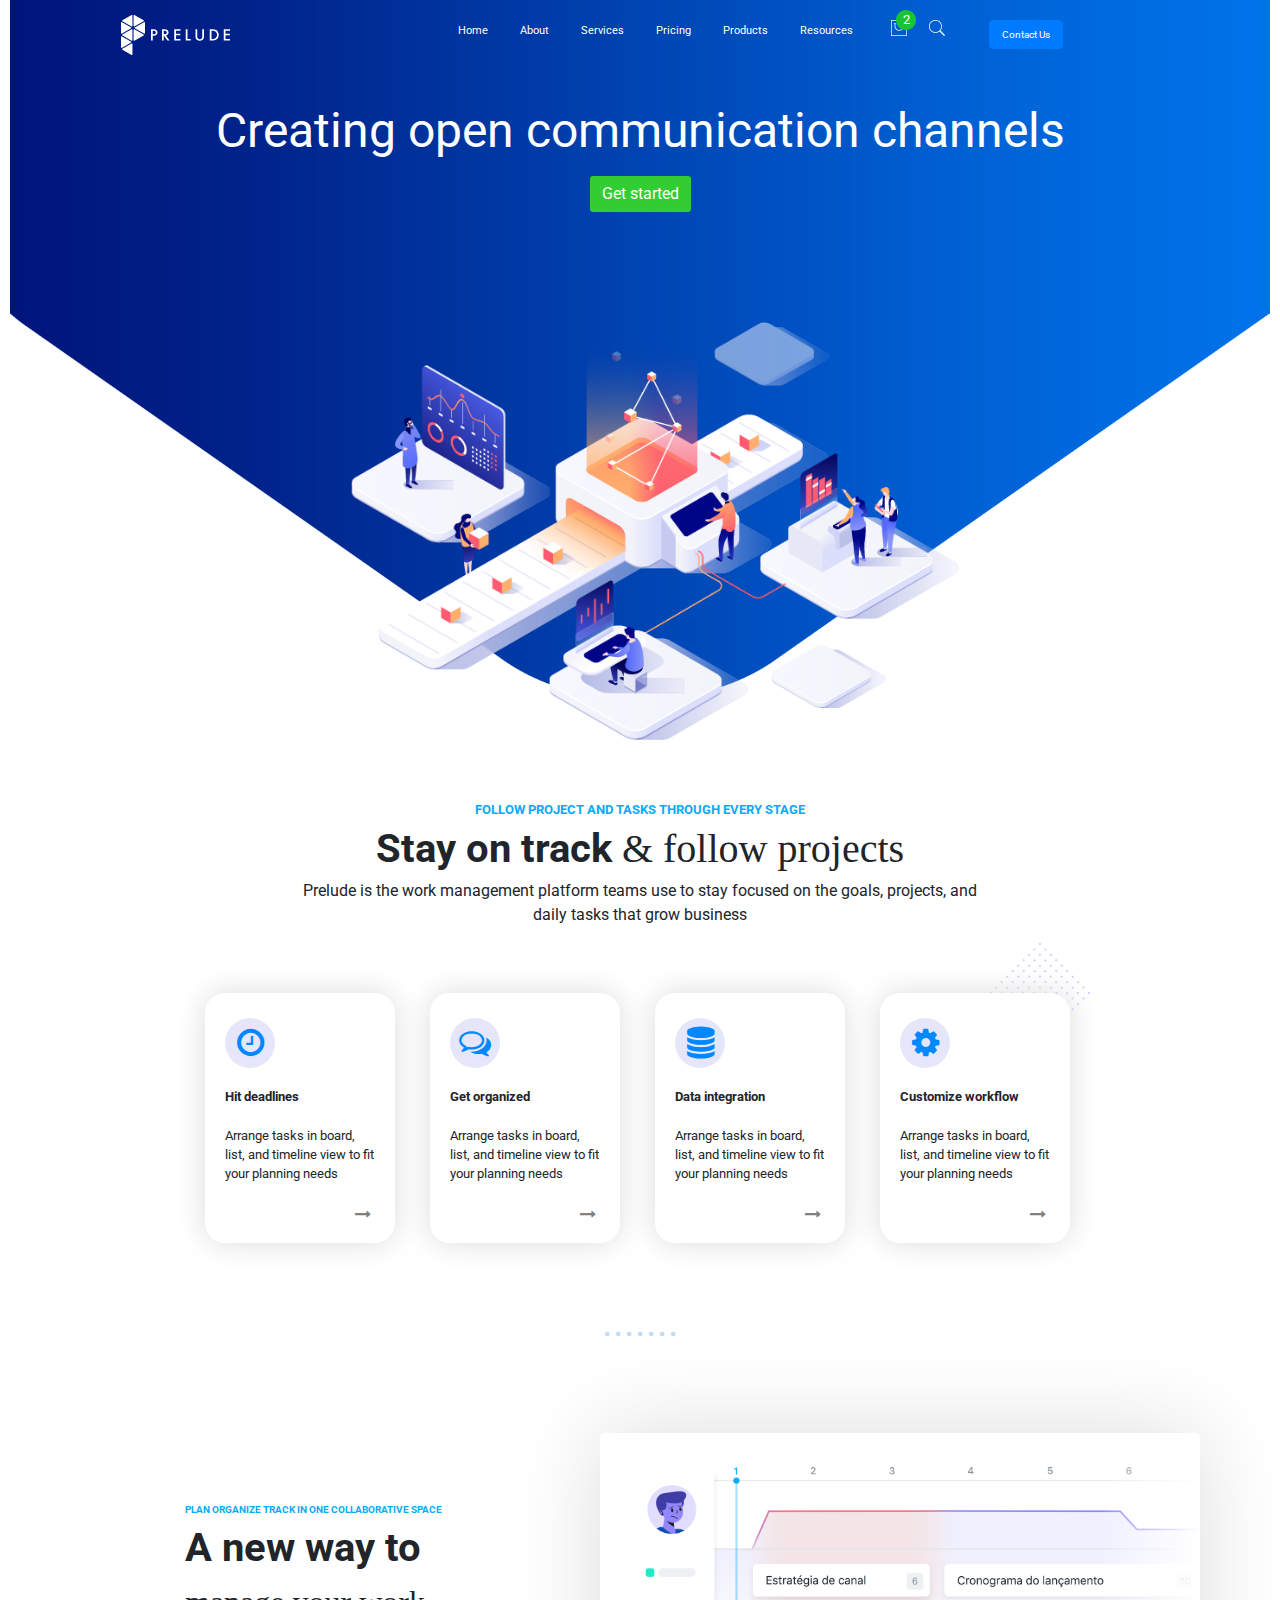
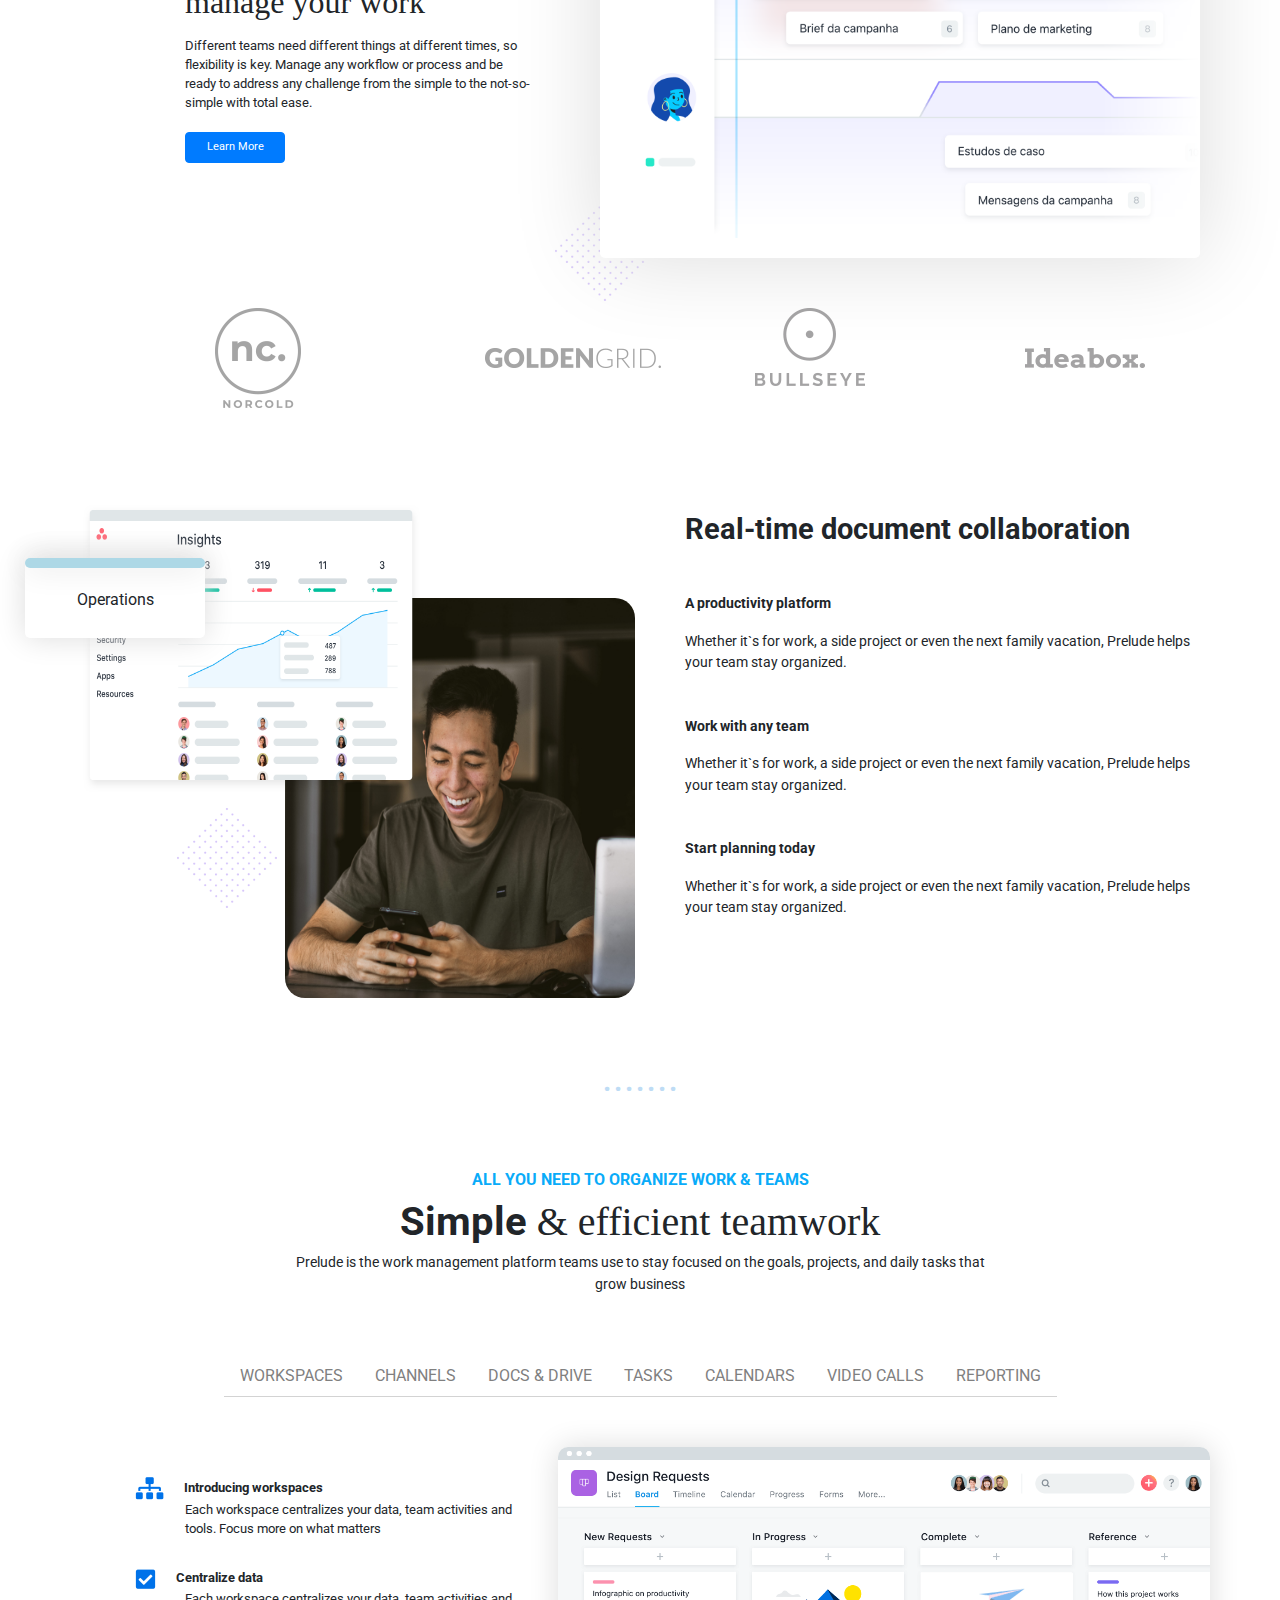
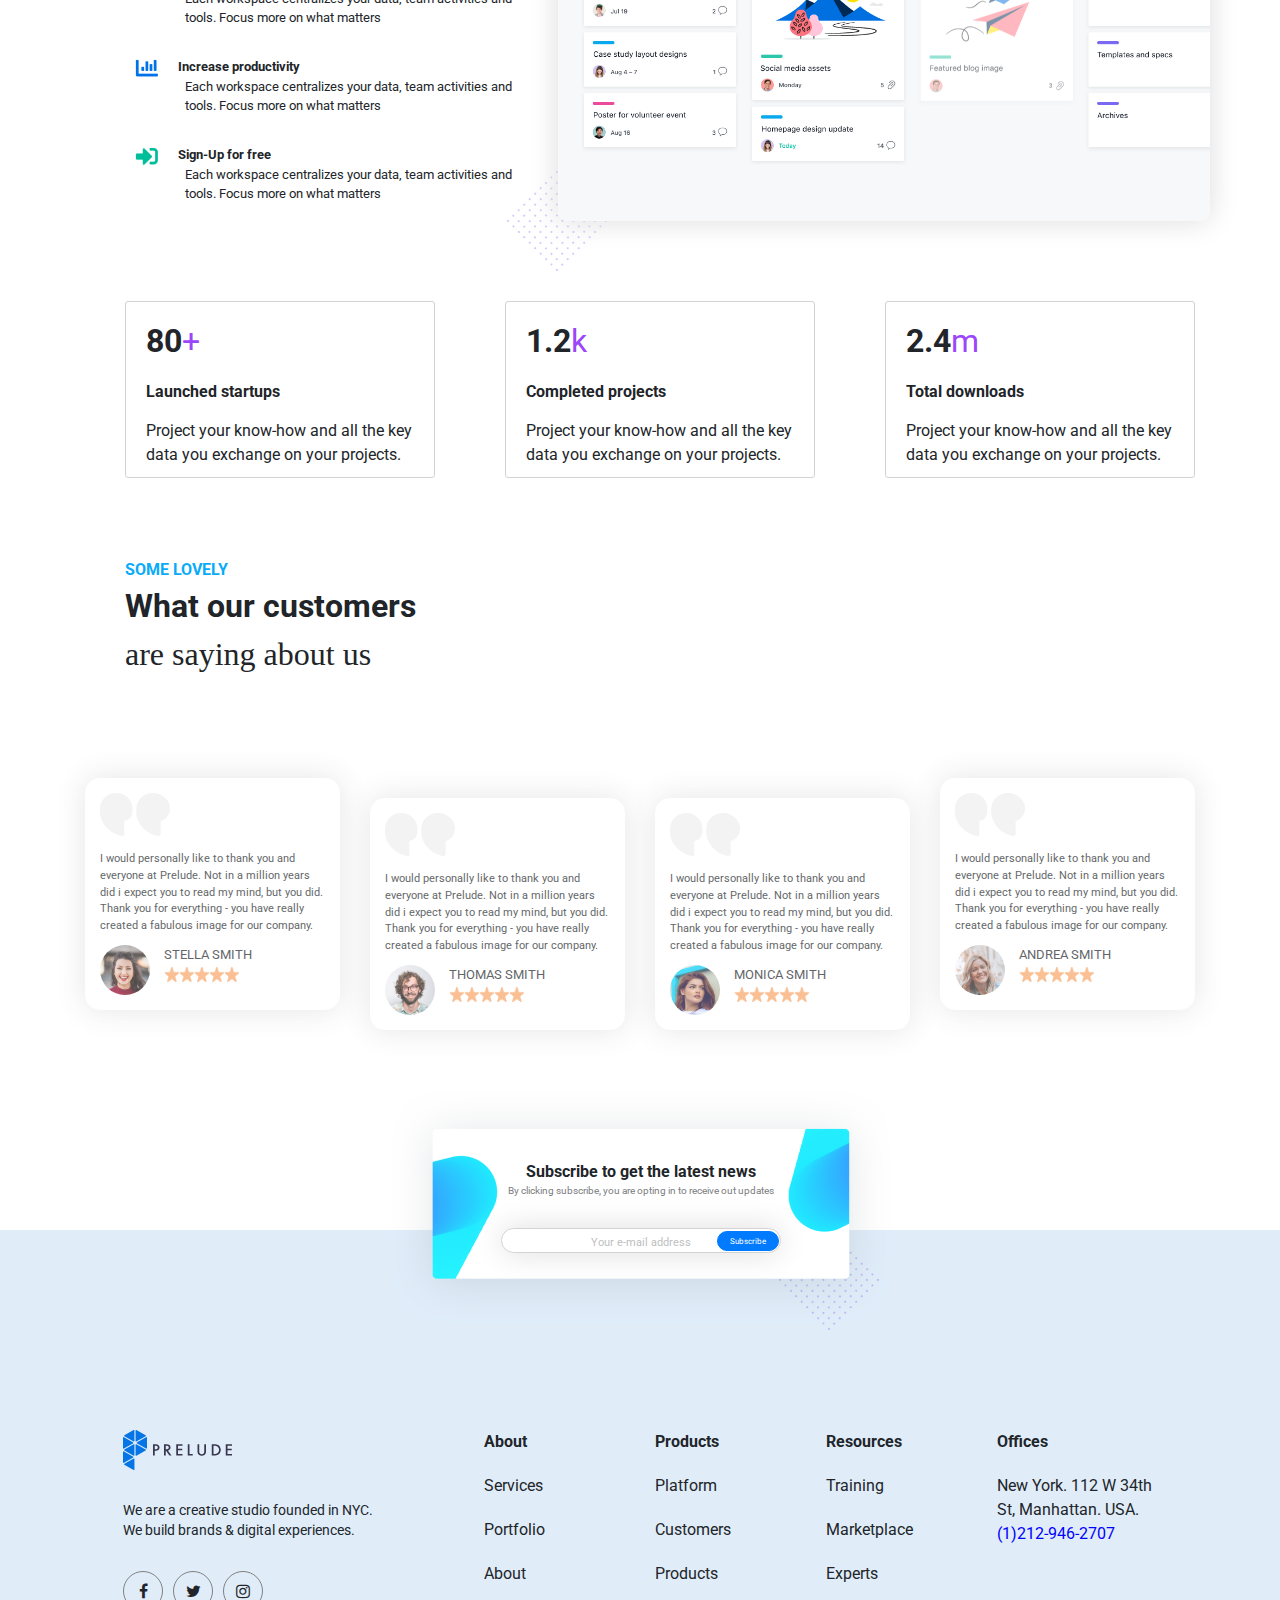
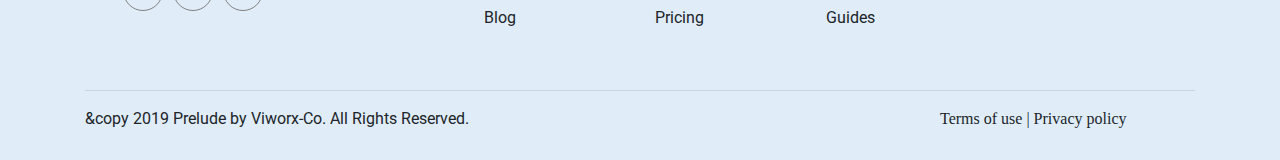
<file: my-first-app/index.html>
<!DOCTYPE html>
<html lang="en">
  <head>
    <meta charset="utf-8" />
    <title>MyFirstApp</title>
    <base href="/my-first-app/" />
    <meta name="viewport" content="width=device-width, initial-scale=1" />
    <link rel="icon" type="image/x-icon" href="favicon.ico" />
    <link
      href="https://fonts.googleapis.com/css?family=Roboto&Josefin+Slab&display=swap"
      rel="stylesheet"
    />
  <link rel="stylesheet" href="styles.a33961cc237af528a1a2.css"></head>
  <body>
    <app-root></app-root>
  <script src="runtime-es2015.1eba213af0b233498d9d.js" type="module"></script><script src="runtime-es5.1eba213af0b233498d9d.js" nomodule defer></script><script src="polyfills-es5.9e286f6d9247438cbb02.js" nomodule defer></script><script src="polyfills-es2015.690002c25ea8557bb4b0.js" type="module"></script><script src="main-es2015.01c7f290195475cc4a01.js" type="module"></script><script src="main-es5.01c7f290195475cc4a01.js" nomodule defer></script></body>
</html>
</file>
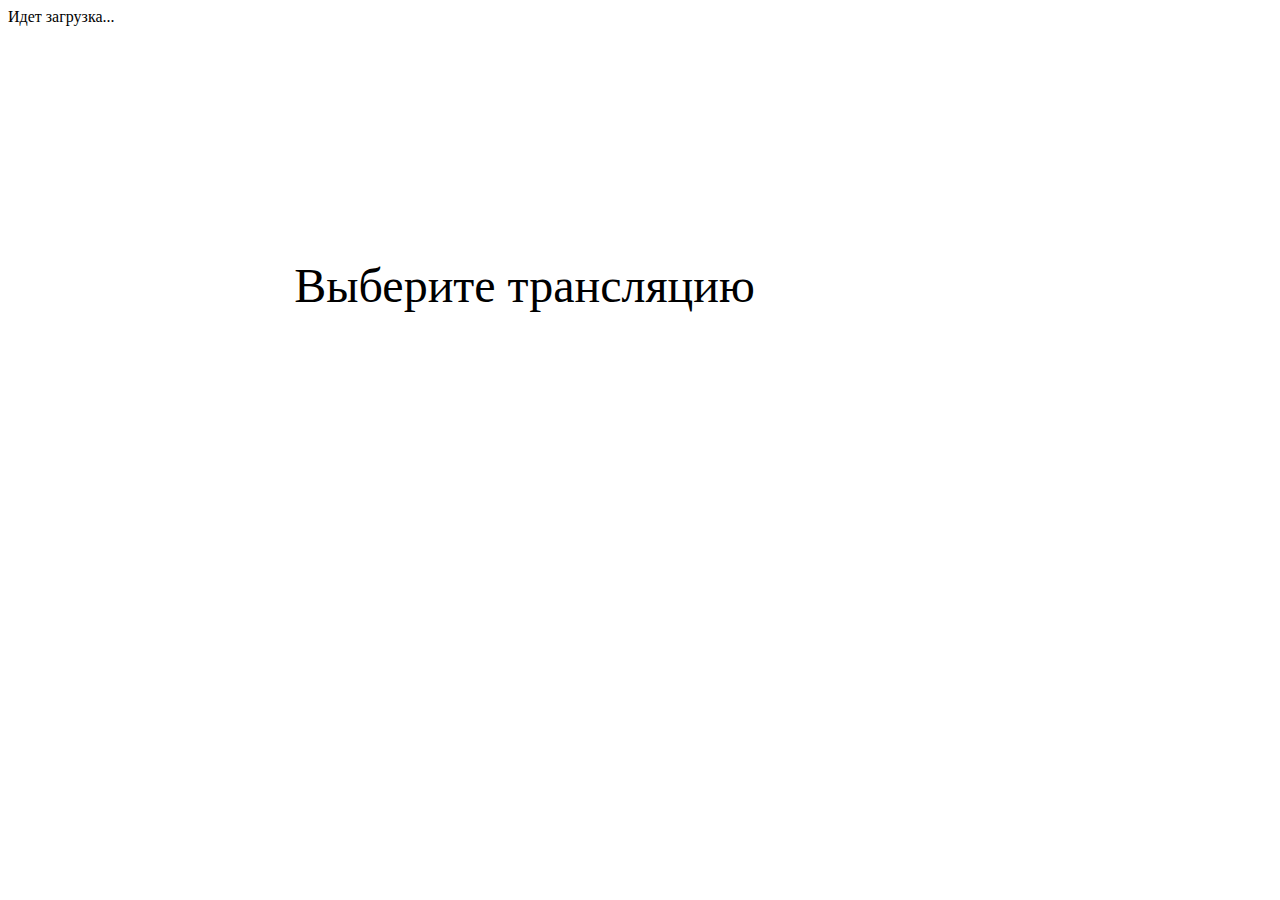
<file: test-broadcasts/index.html>
<!DOCTYPE html>
<html lang="en">
  <head>
    <meta charset="utf-8" />
    <meta name="viewport" content="width=device-width,initial-scale=1" />
    <meta name="theme-color" content="#000000" />
    <meta
      name="description"
      content="Web site created using create-react-app"
    />
    <title>React App</title>
    <link
      rel="stylesheet"
      href="https://pro.fontawesome.com/releases/v5.10.0/css/all.css"
      integrity="sha384-AYmEC3Yw5cVb3ZcuHtOA93w35dYTsvhLPVnYs9eStHfGJvOvKxVfELGroGkvsg+p"
      crossorigin="anonymous"
    />
    <link href="./static/css/main.f32c9fd4.chunk.css" rel="stylesheet" />
  </head>
  <body>
    <div id="root"></div>
    <script>
      !(function (e) {
        function t(t) {
          for (
            var n, l, f = t[0], i = t[1], a = t[2], c = 0, s = [];
            c < f.length;
            c++
          )
            (l = f[c]),
              Object.prototype.hasOwnProperty.call(o, l) &&
                o[l] &&
                s.push(o[l][0]),
              (o[l] = 0);
          for (n in i)
            Object.prototype.hasOwnProperty.call(i, n) && (e[n] = i[n]);
          for (p && p(t); s.length; ) s.shift()();
          return u.push.apply(u, a || []), r();
        }
        function r() {
          for (var e, t = 0; t < u.length; t++) {
            for (var r = u[t], n = !0, f = 1; f < r.length; f++) {
              var i = r[f];
              0 !== o[i] && (n = !1);
            }
            n && (u.splice(t--, 1), (e = l((l.s = r[0]))));
          }
          return e;
        }
        var n = {},
          o = { 1: 0 },
          u = [];
        function l(t) {
          if (n[t]) return n[t].exports;
          var r = (n[t] = { i: t, l: !1, exports: {} });
          return e[t].call(r.exports, r, r.exports, l), (r.l = !0), r.exports;
        }
        (l.m = e),
          (l.c = n),
          (l.d = function (e, t, r) {
            l.o(e, t) ||
              Object.defineProperty(e, t, { enumerable: !0, get: r });
          }),
          (l.r = function (e) {
            "undefined" != typeof Symbol &&
              Symbol.toStringTag &&
              Object.defineProperty(e, Symbol.toStringTag, { value: "Module" }),
              Object.defineProperty(e, "__esModule", { value: !0 });
          }),
          (l.t = function (e, t) {
            if ((1 & t && (e = l(e)), 8 & t)) return e;
            if (4 & t && "object" == typeof e && e && e.__esModule) return e;
            var r = Object.create(null);
            if (
              (l.r(r),
              Object.defineProperty(r, "default", { enumerable: !0, value: e }),
              2 & t && "string" != typeof e)
            )
              for (var n in e)
                l.d(
                  r,
                  n,
                  function (t) {
                    return e[t];
                  }.bind(null, n)
                );
            return r;
          }),
          (l.n = function (e) {
            var t =
              e && e.__esModule
                ? function () {
                    return e.default;
                  }
                : function () {
                    return e;
                  };
            return l.d(t, "a", t), t;
          }),
          (l.o = function (e, t) {
            return Object.prototype.hasOwnProperty.call(e, t);
          }),
          (l.p = "./");
        var f = (this["webpackJsonptest-1"] = this["webpackJsonptest-1"] || []),
          i = f.push.bind(f);
        (f.push = t), (f = f.slice());
        for (var a = 0; a < f.length; a++) t(f[a]);
        var p = i;
        r();
      })([]);
    </script>
    <script src="./static/js/2.f51d7eda.chunk.js"></script>
    <script src="./static/js/main.f651b618.chunk.js"></script>
  </body>
</html>
</file>
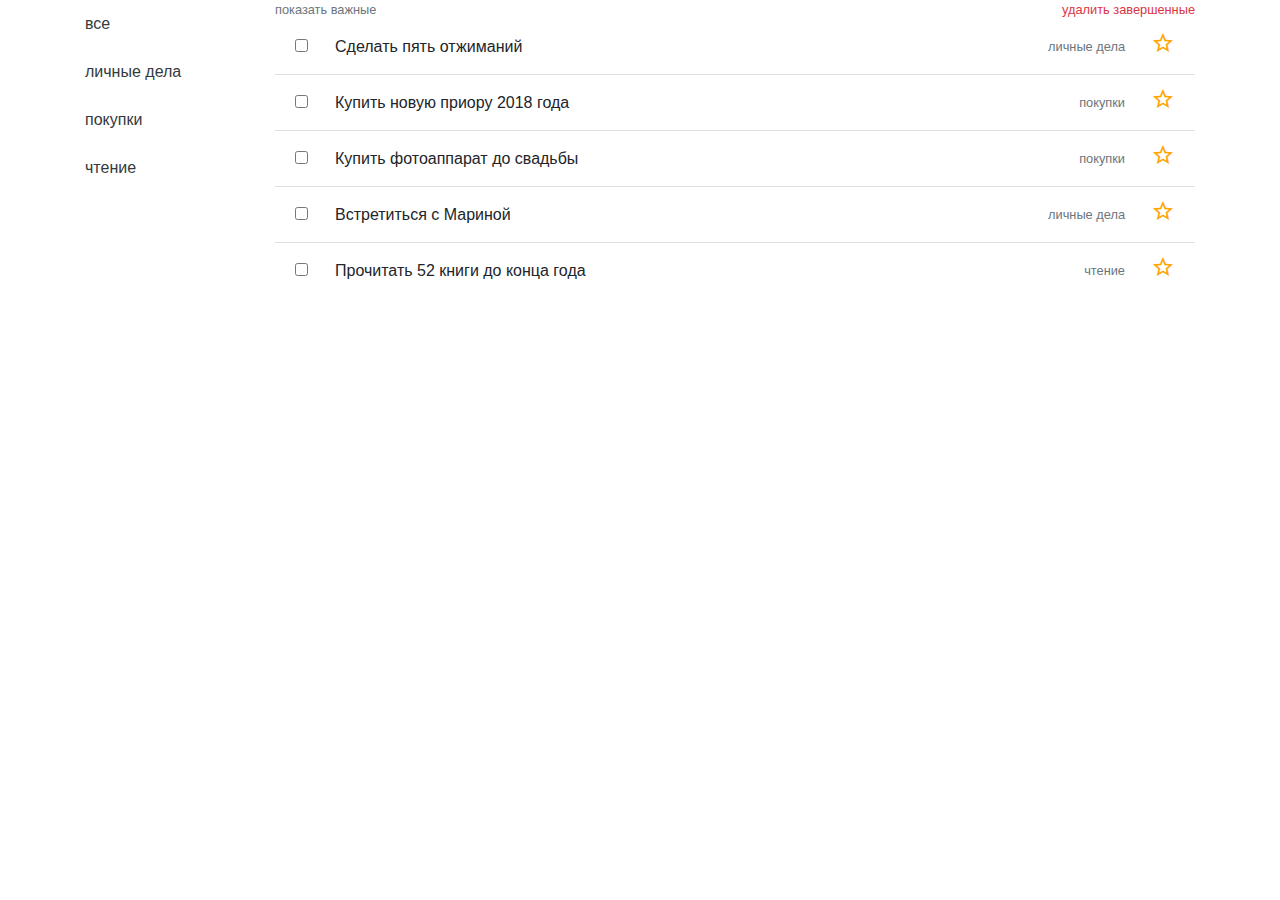
<file: todos/index.html>
<!doctype html>
<html lang="en">
<head>
  <meta charset="utf-8">
  <title>Todos</title>
  <base href="/todos/">
  <meta name="viewport" content="width=device-width, initial-scale=1">
  <link href="https://fonts.googleapis.com/icon?family=Material+Icons"
        rel="stylesheet">
<link rel="stylesheet" href="styles.2b81e7db9ee3bd909b20.css"></head>
<body>
  <app-root></app-root>
<script src="runtime-es2015.1eba213af0b233498d9d.js" type="module"></script><script src="runtime-es5.1eba213af0b233498d9d.js" nomodule defer></script><script src="polyfills-es5.9e286f6d9247438cbb02.js" nomodule defer></script><script src="polyfills-es2015.690002c25ea8557bb4b0.js" type="module"></script><script src="main-es2015.e94182cef934842af720.js" type="module"></script><script src="main-es5.e94182cef934842af720.js" nomodule defer></script></body>
</html>
</file>
<file: test-broadcasts/static/css/main.f32c9fd4.chunk.css>
.page{display:flex;margin:auto}.broadcasts,.broadcasts>div{width:300px;margin-right:20px}.broadcasts>div{padding:10px}.title{margin-bottom:5px;padding:5px;border-radius:2px;box-shadow:0 0 30px -1px #fff8dc;border:1px solid #fff}.active,.title:hover{border:1px solid #edfffd}.records{box-shadow:0 0 30px -1px #fff8dc;border:1px solid #fff}.choice{width:800px;text-align:center;padding-top:250px;font-size:3em}.choice i{margin-right:20px}.titleRecord{margin:10px 0}.content,.titleRecord{text-align:center}
/*# sourceMappingURL=main.f32c9fd4.chunk.css.map */
</file>
